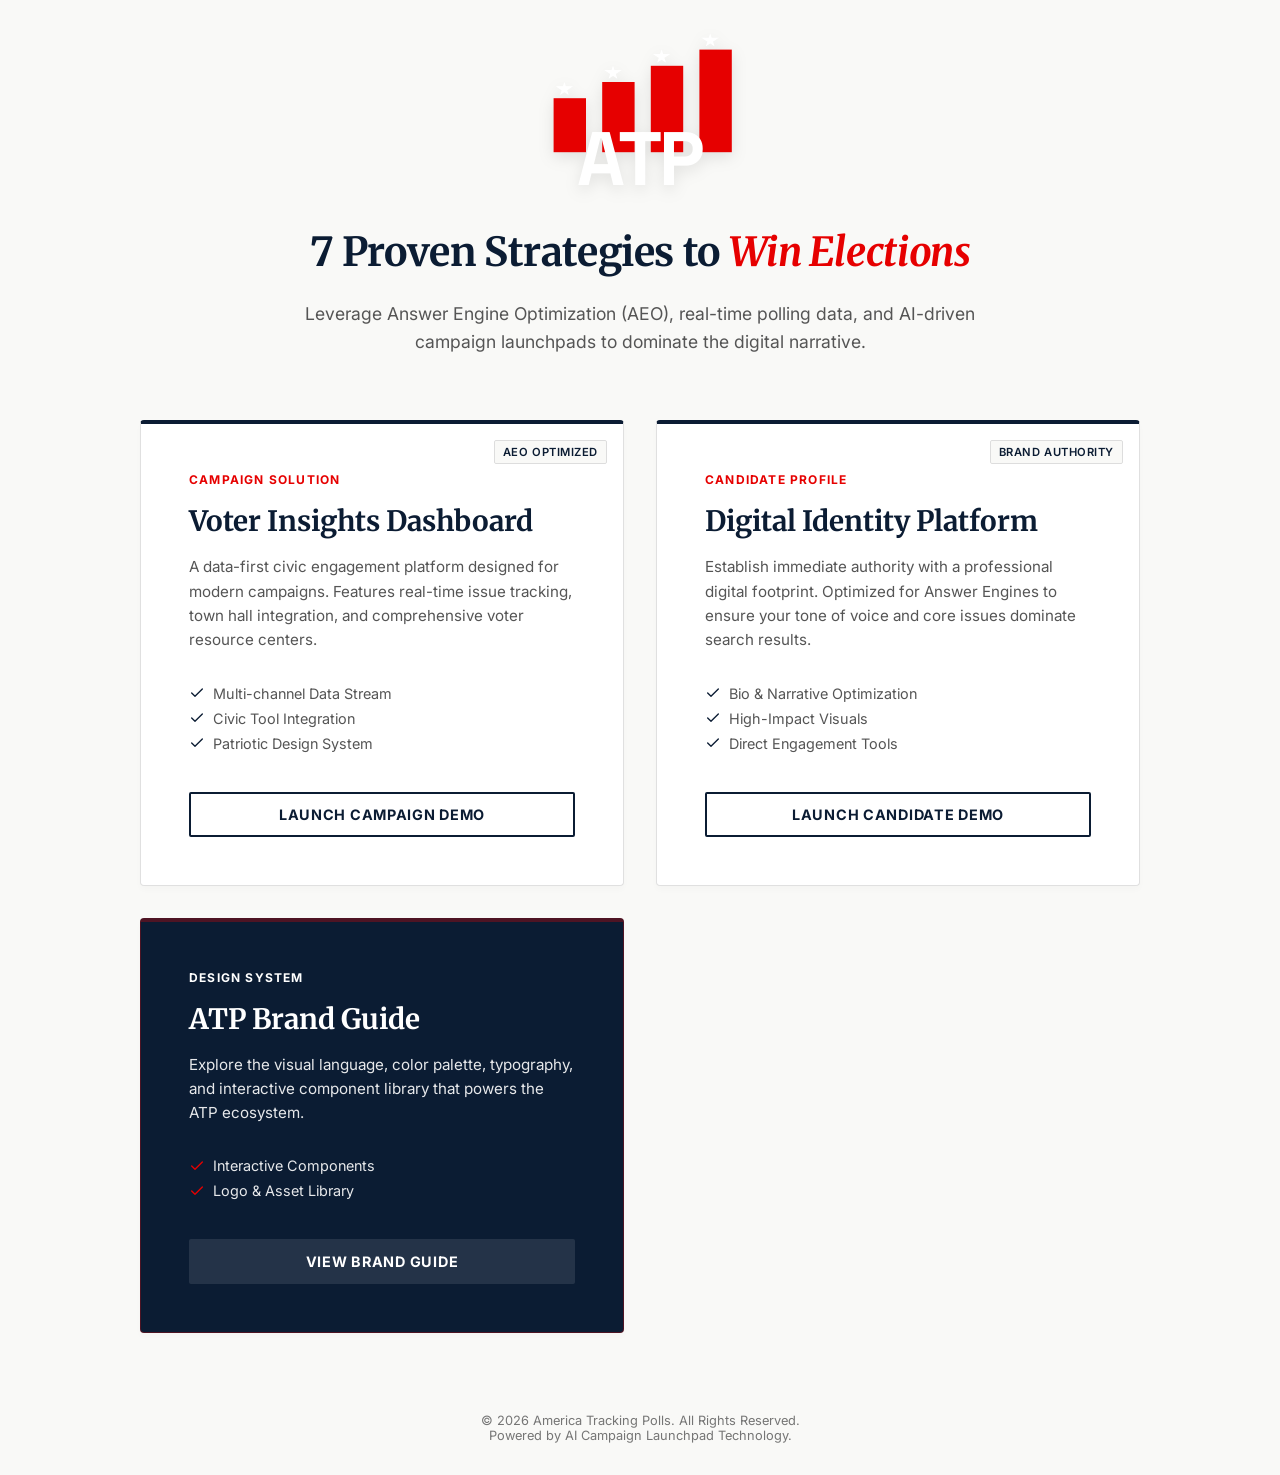
<file: index.html>
<!DOCTYPE html>
<html lang="en">
<head>
    <meta charset="UTF-8">
    <meta name="viewport" content="width=device-width, initial-scale=1.0">
    <title>America Tracking Polls | Demo Hub</title>
    <link href="https://fonts.googleapis.com/css2?family=Merriweather:ital,wght@0,300;0,400;0,700;0,900;1,300&family=Inter:wght@300;400;500;600;700&family=Space+Grotesk:wght@400;500;600;700&display=swap" rel="stylesheet">
    <style>
        :root {
            /* ATP Brand Colors */
            --atp-navy: #0B1C33; 
            --atp-red: #E60000;
            --atp-white: #FFFFFF;
            --atp-cream: #F9F9F7;
            --text-main: #111111;
            --text-muted: #555555;
            --radius: 4px;
        }

        * {
            margin: 0;
            padding: 0;
            box-sizing: border-box;
        }

        body {
            font-family: 'Inter', sans-serif;
            background-color: var(--atp-cream);
            color: var(--text-main);
            min-height: 100vh;
            display: flex;
            flex-direction: column;
            align-items: center;
            justify-content: center;
            padding: 2rem;
        }

        .container {
            max-width: 1000px;
            width: 100%;
            display: flex;
            flex-direction: column;
            align-items: center;
        }

        /* Logo Construction */
        .logo-container {
            margin-bottom: 3rem;
            transform: scale(1.2);
        }

        .atp-logo-svg {
            width: 180px;
            height: auto;
            filter: drop-shadow(0 4px 6px rgba(0,0,0,0.1));
        }

        header {
            text-align: center;
            margin-bottom: 4rem;
            max-width: 700px;
        }

        h1 {
            font-family: 'Merriweather', serif;
            font-size: 2.5rem;
            font-weight: 700;
            margin-bottom: 1.5rem;
            letter-spacing: -0.01em;
            line-height: 1.2;
            color: var(--atp-navy);
        }

        .highlight-red {
            color: var(--atp-red);
            font-style: italic;
        }

        p.subtitle {
            font-size: 1.1rem;
            color: var(--text-muted);
            line-height: 1.6;
        }

        .grid {
            display: grid;
            grid-template-columns: repeat(auto-fit, minmax(350px, 1fr));
            gap: 2rem;
            width: 100%;
        }

        .card {
            background: var(--atp-white);
            border: 1px solid #e0e0e0;
            border-top: 4px solid var(--atp-navy);
            border-radius: var(--radius);
            padding: 3rem;
            text-decoration: none;
            color: inherit;
            transition: all 0.3s ease;
            position: relative;
            overflow: hidden;
            display: flex;
            flex-direction: column;
            box-shadow: 0 4px 6px rgba(0,0,0,0.02);
        }

        .card:hover {
            transform: translateY(-5px);
            box-shadow: 0 10px 20px rgba(0, 0, 0, 0.05);
        }

        .card-type {
            font-size: 0.75rem;
            text-transform: uppercase;
            letter-spacing: 0.1em;
            color: var(--atp-red);
            font-weight: 700;
            margin-bottom: 1rem;
        }

        .card h2 {
            font-family: 'Merriweather', serif;
            font-size: 1.75rem;
            margin-bottom: 1rem;
            color: var(--atp-navy);
        }

        .card p {
            color: var(--text-muted);
            font-size: 0.95rem;
            line-height: 1.6;
            margin-bottom: 2rem;
            flex-grow: 1;
        }

        .feature-list {
            list-style: none;
            margin-bottom: 2rem;
        }

        .feature-list li {
            display: flex;
            align-items: center;
            gap: 0.5rem;
            font-size: 0.9rem;
            color: var(--text-muted);
            margin-bottom: 0.5rem;
        }

        .feature-list li svg {
            width: 16px;
            height: 16px;
            stroke: var(--atp-navy);
        }

        .btn-launch {
            display: inline-flex;
            align-items: center;
            justify-content: center;
            gap: 0.5rem;
            background: transparent;
            border: 2px solid var(--atp-navy);
            color: var(--atp-navy);
            padding: 0.75rem 1.5rem;
            border-radius: 2px;
            font-weight: 700;
            font-size: 0.9rem;
            transition: all 0.2s;
            text-transform: uppercase;
            letter-spacing: 0.05em;
        }

        .card:hover .btn-launch {
            background: var(--atp-navy);
            color: white;
        }

        footer {
            margin-top: 5rem;
            text-align: center;
            color: var(--text-muted);
            font-size: 0.8rem;
            opacity: 0.8;
        }
        
        .aeo-badge {
            position: absolute;
            top: 1rem;
            right: 1rem;
            background: var(--atp-cream);
            color: var(--atp-navy);
            font-size: 0.7rem;
            padding: 0.25rem 0.5rem;
            border-radius: 2px;
            border: 1px solid #ddd;
            font-weight: 600;
            letter-spacing: 0.05em;
        }

        /* Brand Card Custom Styles */
        .brand-card {
            background-color: var(--atp-navy);
            border-color: rgba(230, 0, 0, 0.3);
        }

        .brand-card h2 {
            color: var(--atp-white);
        }

        .brand-card p,
        .brand-card .feature-list li {
            color: rgba(255, 255, 255, 0.9);
        }

        .brand-card .feature-list li svg {
            stroke: var(--atp-red);
        }

        .brand-card .card-type {
            color: var(--atp-white);
        }

        .brand-card .btn-launch {
            background: rgba(255, 255, 255, 0.1);
            border-color: transparent;
            color: var(--atp-white);
        }

        .brand-card:hover .btn-launch {
            background: var(--atp-red);
            color: white;
        }
        
        .font-brand {
            font-family: 'Space Grotesk', sans-serif;
        }

    </style>
</head>
<body>
    <div class="container">
        
        <div class="logo-container">
            <!-- ATP Logo SVG Recreation -->
            <svg class="atp-logo-svg" viewBox="0 0 200 160" xmlns="http://www.w3.org/2000/svg">
                <!-- Stars -->
                <path d="M30 70 L34 82 L22 74 L38 74 L26 82 Z" fill="white" transform="translate(0, -10)"/>
                <path d="M75 55 L79 67 L67 59 L83 59 L71 67 Z" fill="white" transform="translate(0, -10)"/>
                <path d="M120 40 L124 52 L112 44 L128 44 L116 52 Z" fill="white" transform="translate(0, -10)"/>
                <path d="M165 25 L169 37 L157 29 L173 29 L161 37 Z" fill="white" transform="translate(0, -10)"/>

                <!-- Bars -->
                <rect x="20" y="75" width="30" height="50" fill="#E60000" />
                <rect x="65" y="60" width="30" height="65" fill="#E60000" />
                <rect x="110" y="45" width="30" height="80" fill="#E60000" />
                <rect x="155" y="30" width="30" height="95" fill="#E60000" />

                <!-- Text "ATP" -->
                <!-- Positioning text to overlap the bars at the bottom with a slight offset -->
                 <text x="100" y="155" class="font-brand" font-weight="900" font-size="70" fill="white" text-anchor="middle" letter-spacing="-2">ATP</text>
            </svg>
        </div>

        <header>
            <h1>7 Proven Strategies to <span class="highlight-red">Win Elections</span></h1>
            <p class="subtitle">
                Leverage Answer Engine Optimization (AEO), real-time polling data, and AI-driven campaign launchpads to dominate the digital narrative.
            </p>
        </header>

        <div class="grid">
            <!-- Campaign Site Card -->
            <a href="campaign-site/index.html" class="card">
                <div class="aeo-badge">AEO OPTIMIZED</div>
                <div class="card-type">Campaign Solution</div>
                <h2>Voter Insights Dashboard</h2>
                <p>A data-first civic engagement platform designed for modern campaigns. Features real-time issue tracking, town hall integration, and comprehensive voter resource centers.</p>
                <ul class="feature-list">
                    <li>
                        <svg viewBox="0 0 24 24" fill="none" stroke-width="2" stroke-linecap="round" stroke-linejoin="round"><polyline points="20 6 9 17 4 12"></polyline></svg>
                        Multi-channel Data Stream
                    </li>
                    <li>
                        <svg viewBox="0 0 24 24" fill="none" stroke-width="2" stroke-linecap="round" stroke-linejoin="round"><polyline points="20 6 9 17 4 12"></polyline></svg>
                        Civic Tool Integration
                    </li>
                    <li>
                        <svg viewBox="0 0 24 24" fill="none" stroke-width="2" stroke-linecap="round" stroke-linejoin="round"><polyline points="20 6 9 17 4 12"></polyline></svg>
                        Patriotic Design System
                    </li>
                </ul>
                <div class="btn-launch">
                    Launch Campaign Demo
                </div>
            </a>

            <!-- Personal Site Card -->
            <a href="personal-site/index.html" class="card">
                <div class="aeo-badge">BRAND AUTHORITY</div>
                <div class="card-type">Candidate Profile</div>
                <h2>Digital Identity Platform</h2>
                <p>Establish immediate authority with a professional digital footprint. Optimized for Answer Engines to ensure your tone of voice and core issues dominate search results.</p>
                <ul class="feature-list">
                    <li>
                        <svg viewBox="0 0 24 24" fill="none" stroke-width="2" stroke-linecap="round" stroke-linejoin="round"><polyline points="20 6 9 17 4 12"></polyline></svg>
                        Bio & Narrative Optimization
                    </li>
                    <li>
                        <svg viewBox="0 0 24 24" fill="none" stroke-width="2" stroke-linecap="round" stroke-linejoin="round"><polyline points="20 6 9 17 4 12"></polyline></svg>
                        High-Impact Visuals
                    </li>
                    <li>
                        <svg viewBox="0 0 24 24" fill="none" stroke-width="2" stroke-linecap="round" stroke-linejoin="round"><polyline points="20 6 9 17 4 12"></polyline></svg>
                        Direct Engagement Tools
                    </li>
                </ul>
                <div class="btn-launch">
                    Launch Candidate Demo
                </div>
            </a>

            <!-- Brand Guide Card -->
            <a href="brand-guide.html" class="card brand-card">
                <div class="card-type">Design System</div>
                <h2>ATP Brand Guide</h2>
                <p>Explore the visual language, color palette, typography, and interactive component library that powers the ATP ecosystem.</p>
                <ul class="feature-list">
                    <li>
                        <svg viewBox="0 0 24 24" fill="none" stroke-width="2" stroke-linecap="round" stroke-linejoin="round"><polyline points="20 6 9 17 4 12"></polyline></svg>
                        Interactive Components
                    </li>
                    <li>
                        <svg viewBox="0 0 24 24" fill="none" stroke-width="2" stroke-linecap="round" stroke-linejoin="round"><polyline points="20 6 9 17 4 12"></polyline></svg>
                        Logo & Asset Library
                    </li>
                </ul>
                <div class="btn-launch">
                    View Brand Guide
                </div>
            </a>
        </div>

        <footer>
            &copy; 2026 America Tracking Polls. All Rights Reserved. <br>
            Powered by AI Campaign Launchpad Technology.
        </footer>
    </div>
</body>
</html>
</file>
